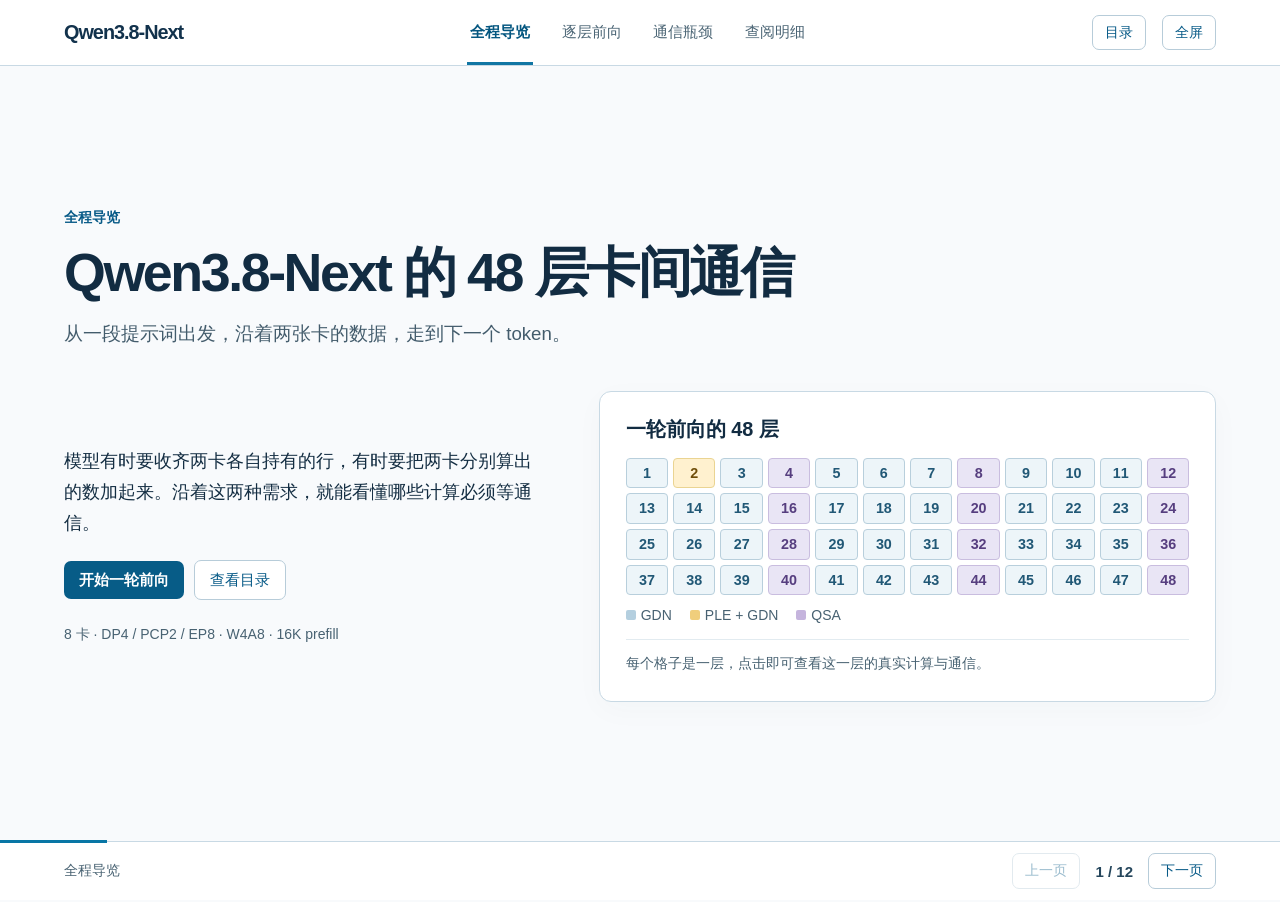
<file: index.html>
<!doctype html><html lang="zh-CN"><head><meta charset="utf-8"><meta name="viewport" content="width=device-width,initial-scale=1"><meta name="description" content="Qwen3.8-Next 48 层前向的通信与计算重叠分析，逐层、逐算子和双卡事件可交互查询。"><title>Qwen3.8-Next · 卡间通信与计算重叠</title><link rel="stylesheet" href="deck.css"></head><body><header class="top"><div class="topwrap"><a href="#slide=1" class="brand">Qwen3.8-Next</a><nav aria-label="章节"><a data-stage-link="全程导览" href="#slide=1">全程导览</a><a data-stage-link="逐层前向" href="#slide=4">逐层前向</a><a data-stage-link="通信瓶颈" href="#slide=9">通信瓶颈</a><a data-stage-link="查阅明细" href="#slide=12">查阅明细</a></nav><button type="button" class="topbtn toc-toggle">目录</button><button type="button" id="fullscreen" class="topbtn">全屏</button></div></header><main id="slides"><section class="slide cover" data-stage="全程导览" data-title="Qwen3.8-Next 的 48 层卡间通信" aria-label="第 1 页 Qwen3.8-Next 的 48 层卡间通信" ><div class="slide-inner"><div class="heading"><p class="chapter">全程导览</p><h1 tabindex="-1">Qwen3.8-Next 的 48 层卡间通信</h1><p class="lead">从一段提示词出发，沿着两张卡的数据，走到下一个 token。</p></div><div class="columns "><div class="copy"><p>模型有时要收齐两卡各自持有的行，有时要把两卡分别算出的数加起来。沿着这两种需求，就能看懂哪些计算必须等通信。</p><div class="actions"><a href="#slide=2" class="primary">开始一轮前向</a><button type="button" class="quiet toc-toggle">查看目录</button></div><p class="meta">8 卡 · DP4 / PCP2 / EP8 · W4A8 · 16K prefill</p></div><div class="visual"><div class="plate"><h3>一轮前向的 48 层</h3><div class="layergrid"><a class="layerkey gdn" href="details.html?from=1#layer/1">1</a><a class="layerkey ple" href="details.html?from=1#layer/2">2</a><a class="layerkey gdn" href="details.html?from=1#layer/3">3</a><a class="layerkey qsa" href="details.html?from=1#layer/4">4</a><a class="layerkey gdn" href="details.html?from=1#layer/5">5</a><a class="layerkey gdn" href="details.html?from=1#layer/6">6</a><a class="layerkey gdn" href="details.html?from=1#layer/7">7</a><a class="layerkey qsa" href="details.html?from=1#layer/8">8</a><a class="layerkey gdn" href="details.html?from=1#layer/9">9</a><a class="layerkey gdn" href="details.html?from=1#layer/10">10</a><a class="layerkey gdn" href="details.html?from=1#layer/11">11</a><a class="layerkey qsa" href="details.html?from=1#layer/12">12</a><a class="layerkey gdn" href="details.html?from=1#layer/13">13</a><a class="layerkey gdn" href="details.html?from=1#layer/14">14</a><a class="layerkey gdn" href="details.html?from=1#layer/15">15</a><a class="layerkey qsa" href="details.html?from=1#layer/16">16</a><a class="layerkey gdn" href="details.html?from=1#layer/17">17</a><a class="layerkey gdn" href="details.html?from=1#layer/18">18</a><a class="layerkey gdn" href="details.html?from=1#layer/19">19</a><a class="layerkey qsa" href="details.html?from=1#layer/20">20</a><a class="layerkey gdn" href="details.html?from=1#layer/21">21</a><a class="layerkey gdn" href="details.html?from=1#layer/22">22</a><a class="layerkey gdn" href="details.html?from=1#layer/23">23</a><a class="layerkey qsa" href="details.html?from=1#layer/24">24</a><a class="layerkey gdn" href="details.html?from=1#layer/25">25</a><a class="layerkey gdn" href="details.html?from=1#layer/26">26</a><a class="layerkey gdn" href="details.html?from=1#layer/27">27</a><a class="layerkey qsa" href="details.html?from=1#layer/28">28</a><a class="layerkey gdn" href="details.html?from=1#layer/29">29</a><a class="layerkey gdn" href="details.html?from=1#layer/30">30</a><a class="layerkey gdn" href="details.html?from=1#layer/31">31</a><a class="layerkey qsa" href="details.html?from=1#layer/32">32</a><a class="layerkey gdn" href="details.html?from=1#layer/33">33</a><a class="layerkey gdn" href="details.html?from=1#layer/34">34</a><a class="layerkey gdn" href="details.html?from=1#layer/35">35</a><a class="layerkey qsa" href="details.html?from=1#layer/36">36</a><a class="layerkey gdn" href="details.html?from=1#layer/37">37</a><a class="layerkey gdn" href="details.html?from=1#layer/38">38</a><a class="layerkey gdn" href="details.html?from=1#layer/39">39</a><a class="layerkey qsa" href="details.html?from=1#layer/40">40</a><a class="layerkey gdn" href="details.html?from=1#layer/41">41</a><a class="layerkey gdn" href="details.html?from=1#layer/42">42</a><a class="layerkey gdn" href="details.html?from=1#layer/43">43</a><a class="layerkey qsa" href="details.html?from=1#layer/44">44</a><a class="layerkey gdn" href="details.html?from=1#layer/45">45</a><a class="layerkey gdn" href="details.html?from=1#layer/46">46</a><a class="layerkey gdn" href="details.html?from=1#layer/47">47</a><a class="layerkey qsa" href="details.html?from=1#layer/48">48</a></div><div class="legend"><span class="gdn">GDN</span><span class="ple">PLE + GDN</span><span class="qsa">QSA</span></div><p class="note">每个格子是一层，点击即可查看这一层的真实计算与通信。</p></div></div></div></div></section><section class="slide " data-stage="全程导览" data-title="一行 token 数据怎样走完全程？" aria-label="第 2 页 一行 token 数据怎样走完全程？" hidden><div class="slide-inner"><div class="heading"><p class="chapter">全程导览</p><h2 tabindex="-1">一行 token 数据怎样走完全程？</h2><p class="lead">提示词先拆成 token。每个 token 用一行数表示，这行数在层间更新，称为隐藏状态。</p></div><div class="columns "><div class="copy"><p>先把输入行和缓存位置准备好，再让隐藏状态经过 48 层。最后，输出头把隐藏状态变成词表里各个 token 的分数，采样选出本轮输出。</p><p>一次 prefill 段可以处理多个请求的一部分。这里跟踪的是一段真实前向。</p><a class="branch" href="details.html?from=2#layer/0">查看输入准备</a></div><div class="visual"><div class="plate"><h3>从输入到采样</h3><ol class="flow"><li><b>输入</b><span>整理 token、位置和缓存槽位</span></li><li><b>48 层主干</b><span>每层先处理上下文，再由专家处理当前表示</span></li><li><b>输出头</b><span>恢复行顺序，计算并拼齐词表分数</span></li><li><b>采样</b><span>从词表分数选出 token，更新请求状态</span></li></ol></div></div></div></div></section><section class="slide " data-stage="全程导览" data-title="两张卡为什么要交换数据？" aria-label="第 3 页 两张卡为什么要交换数据？" hidden><div class="slide-inner"><div class="heading"><p class="chapter">全程导览</p><h2 tabindex="-1">两张卡为什么要交换数据？</h2><p class="lead">四个 DP 组各处理自己的批次。组内的两张卡用 PCP2 合作处理同一段 token。</p></div><div class="columns "><div class="copy"><h3>先认清 rank</h3><p>rank 是卡的编号。以 rank 0 和 rank 1 为例，两端参与同一笔集合通信，各自留下一个计时区间。</p><div class="pairs"><div><small>DP 0</small><b>0 / 1</b></div><div><small>DP 1</small><b>2 / 3</b></div><div><small>DP 2</small><b>4 / 5</b></div><div><small>DP 3</small><b>6 / 7</b></div></div></div><div class="visual"><div class="plate"><h3>两种最常见的需求</h3><div class="operation"><b>AllGather · 收齐分片</b><p>A 有 [a, c]，B 有 [b, d]。两端都收齐四行，再用本地索引恢复 [a, b, c, d]。</p></div><div class="operation"><b>AllReduce · 按元素求和</b><p>A 算出 [2, 5]，B 算出 [3, 7]。归约后，两端都得到 [5, 12]。</p></div><p class="note">字母和数字用于示意。下一页进入第 1 层的实际张量。</p></div></div></div></div></section><section class="slide " data-stage="逐层前向" data-title="第 1 层：先收齐行，再汇总结果" aria-label="第 4 页 第 1 层：先收齐行，再汇总结果" hidden><div class="slide-inner"><div class="heading"><p class="chapter">逐层前向</p><h2 tabindex="-1">第 1 层：先收齐行，再汇总结果</h2><p class="lead">GDN 沿 token 顺序做卷积和状态递推。两卡先恢复整段的行，输出投影之后再合并两卡的部分和。</p></div><div class="columns "><div class="copy"><h3>第 1 笔 · AllGather</h3><p>每卡有 2,048 行，每行 2,560 个 BF16 元素。先跨卡收齐，再由本地行重排 kernel 恢复输入顺序。</p><h3>第 2 笔 · AllReduce</h3><p>MatMulV3 产生 4,096 × 2,560 个局部投影元素。两卡求和，再选回本卡负责的 2,048 行。</p><a class="branch" href="details.html?from=4#layer/1">展开第 1 层</a></div><div class="visual"><div class="plate"><h3>一层 GDN 的数据变化</h3><ol class="flow"><li><b>本卡隐藏状态</b><span>2,048 × 2,560</span></li><li><b>收齐并恢复全段</b><span>AllGather · 每端输入 10 MiB</span></li><li><b>卷积、递推和局部输出投影</b><span>两卡各自得到部分和</span></li><li><b>汇总后取回本卡行</b><span>AllReduce · 每端输入 20 MiB</span></li></ol></div></div></div></div></section><section class="slide " data-stage="逐层前向" data-title="第 2 层：短卷积多等了一笔通信" aria-label="第 5 页 第 2 层：短卷积多等了一笔通信" hidden><div class="slide-inner"><div class="heading"><p class="chapter">逐层前向</p><h2 tabindex="-1">第 2 层：短卷积多等了一笔通信</h2><p class="lead">这一层有 PLE 分支。它用相邻 token 的组合查表，补充短距离历史信息。</p></div><div class="columns "><div class="copy"><p>先计算 n-gram 编号、查嵌入表并做门控。此时卷积需要的相邻位置分布在两卡上，所以先收齐卷积输入，随后才能做短卷积和历史写回。</p><p>第 3 层回到常规 GDN 的两笔通信。</p><div class="actions"><a class="branch" href="details.html?from=5#layer/2">展开第 2 层</a><a class="branch" href="details.html?from=5#op/_ple_gate_kernel">查看门控算子</a></div></div><div class="visual"><div class="plate"><h3>第 2 层的三笔通信</h3><ol class="flow"><li><b>第 3 笔 · 40 MiB AllGather</b><span>PLE 门控后的卷积输入，2,048 × 10,240</span></li><li><b>第 4 笔 · 10 MiB AllGather</b><span>GDN 的隐藏状态输入</span></li><li><b>第 5 笔 · 20 MiB AllReduce</b><span>GDN 输出投影的部分和</span></li></ol></div></div></div></div></section><section class="slide " data-stage="逐层前向" data-title="第 4 层：三笔 AllGather 各传什么？" aria-label="第 6 页 第 4 层：三笔 AllGather 各传什么？" hidden><div class="slide-inner"><div class="heading"><p class="chapter">逐层前向</p><h2 tabindex="-1">第 4 层：三笔 AllGather 各传什么？</h2><p class="lead">每逢第 4 层，QSA 先挑出需要读取的历史块，再做稀疏注意力。前两笔服务于索引器，第三笔服务于主注意力。</p></div><div class="columns "><div class="copy"><p><b>键（K）</b>帮助查询匹配要读取的位置，<b>值（V）</b>是从这些位置取出的内容。索引器另有一组键，用于缩小候选范围。</p><p>两卡把对应的 token 行收齐、重排，缓存才会写到正确位置。</p><a class="branch" href="details.html?from=6#layer/4">对照第 4 层的三个张量</a></div><div class="visual"><div class="plate"><h3>实测每卡输入</h3><div class="tablescroll"><table><thead><tr><th>序号</th><th>收齐的数据</th><th>大小</th></tr></thead><tbody><tr><td>8</td><td>索引器的键（BF16）</td><td>512 KiB</td></tr><tr><td>9</td><td>每个 token 的三个位置坐标（INT64）</td><td>48 KiB</td></tr><tr><td>10</td><td>打包的主注意力 K/V（BF16）</td><td>4 MiB</td></tr></tbody></table></div><p class="note">每轮有 12 个 QSA 层，各发生这三类通信。</p></div></div></div></div></section><section class="slide " data-stage="逐层前向" data-title="每层都会经过一次专家计算" aria-label="第 7 页 每层都会经过一次专家计算" hidden><div class="slide-inner"><div class="heading"><p class="chapter">逐层前向</p><h2 tabindex="-1">每层都会经过一次专家计算</h2><p class="lead">路由器为 token 选出专家。专家分布在 8 张卡上，选中的专家可能位于另一张卡。</p></div><div class="columns "><div class="copy"><h3>MegaMoe 的内部路径</h3><p>token 发往专家所在卡，专家完成计算，再把结果汇回。当前 trace 将这些阶段记录为一个融合 kernel。</p><p>每次能读到整核的起止；要测内部分发与专家计算重叠多久，还需要各阶段的独立时间戳。</p><a class="branch" href="details.html?from=7#op/MegaMoe">查看 MegaMoe 的实际调用</a></div><div class="visual"><div class="plate"><h3>从一次前向看融合边界</h3><ol class="flow"><li><b>MoeGatingTopK</b><span>选择专家及其权重</span></li><li><b>MegaMoe</b><span>分发 token、专家计算、回收结果</span></li><li><b>后续分支与残差合并</b><span>更新隐藏状态，继续下一层</span></li></ol><p class="note">一轮 48 次。正式 20 秒内，八卡记录到 14,392 个 MegaMoe 实例。</p></div></div></div></div></section><section class="slide " data-stage="逐层前向" data-title="走出第 48 层，拼齐词表分数" aria-label="第 8 页 走出第 48 层，拼齐词表分数" hidden><div class="slide-inner"><div class="heading"><p class="chapter">逐层前向</p><h2 tabindex="-1">走出第 48 层，拼齐词表分数</h2><p class="lead">第 107–109 笔属于最后一个 QSA 层。接下来的两笔发生在模型输出阶段。</p></div><div class="columns "><div class="copy"><h3>第 110 笔 · 恢复隐藏状态</h3><p>两卡各提交 10 MiB 隐藏状态。收齐后按请求恢复行顺序，选出要计算词表分数的行。</p><h3>第 111 笔 · 拼齐词表</h3><p>样例中，每卡投影得到 124,160 个 BF16 分数。两端按词表维度拼接后，进入采样。</p><a class="branch" href="details.html?from=8#layer/49">查看输出和采样</a></div><div class="visual"><div class="plate"><h3>一轮显式集合通信的总账</h3><div class="tablescroll"><table><thead><tr><th>位置</th><th>笔数</th></tr></thead><tbody><tr><td>36 个 GDN 层</td><td>36 × 2 = 72</td></tr><tr><td>12 个 QSA 层</td><td>12 × 3 = 36</td></tr><tr><td>第 2 层 PLE</td><td>1</td></tr><tr><td>模型输出端</td><td>2</td></tr><tr><td>合计</td><td>111</td></tr></tbody></table></div><p class="note">48 次融合专家调用单独记录，内部传输笔数未知。</p></div></div></div></div></section><section class="slide " data-stage="通信瓶颈" data-title="通信期间，计算流在做什么？" aria-label="第 9 页 通信期间，计算流在做什么？" hidden><div class="slide-inner"><div class="heading"><p class="chapter">通信瓶颈</p><h2 tabindex="-1">通信期间，计算流在做什么？</h2><p class="lead">以 rank 0 的 opId 375 为例。第 19 层的输出投影结束后，计算流进入 EVENT WAIT，直到 AllReduce 完成。</p></div><div class="columns wide"><div class="copy"><div class="big"><strong>200.004</strong><span>μs · 本次 AllReduce 时长</span></div><p>后续行重排在通信结束 1.120 μs 后启动。通信在另一条流执行，等待指令仍让两段计算分处通信前后。</p><a class="branch" href="details.html?from=9#case/0/375">查看双卡记录和相邻计算</a></div><div class="visual"><div class="plate"><h3>同一张卡 · 同一条时间轴</h3><img class="timeline" src="assets/allreduce.png" alt="矩阵乘和行重排分别在 AllReduce 前后，计算流等待覆盖整个通信区间。"><p class="note">横轴相对通信开始时刻；蓝色表示计算，紫色表示集合通信。</p></div></div></div></div></section><section class="slide " data-stage="通信瓶颈" data-title="为什么同一笔通信，两端相差 8 毫秒？" aria-label="第 10 页 为什么同一笔通信，两端相差 8 毫秒？" hidden><div class="slide-inner"><div class="heading"><p class="chapter">通信瓶颈</p><h2 tabindex="-1">为什么同一笔通信，两端相差 8 毫秒？</h2><p class="lead">最长的一次 AllGather 发生在第 1 层的输入端。rank 3 比 rank 2 提早约 7.993 ms 进入同一笔通信。</p></div><div class="columns wide"><div class="copy"><div class="big"><strong>8.028</strong><span>ms · rank 3 等待对端通知</span></div><p>两端实际对端搬运都约 67 μs。追查这笔长尾，应回看晚到的 rank 2 在进入本轮之前做了什么。</p><a class="branch" href="details.html?from=10#case/3/1665">对照 rank 2 与 rank 3</a></div><div class="visual"><div class="plate"><h3>DP 组 1 · opId 1665</h3><img class="timeline" src="assets/allgather.png" alt="rank 3 的对端等待持续约 8 毫秒，rank 2 在最后约 0.14 毫秒进入。"><p class="note">83 条达到 1 ms 的卡侧记录中，80 条出现在所在前向段的第一笔。</p></div></div></div></div></section><section class="slide " data-stage="通信瓶颈" data-title="逐卡求交，哪些通信暴露在计算之外？" aria-label="第 11 页 逐卡求交，哪些通信暴露在计算之外？" hidden><div class="slide-inner"><div class="heading"><p class="chapter">通信瓶颈</p><h2 tabindex="-1">逐卡求交，哪些通信暴露在计算之外？</h2><p class="lead">正式 20 秒内共有 16,648 笔双卡通信。33,296 条卡侧记录与本卡模型计算的时间交集均为零。</p></div><div class="columns "><div class="copy"><div class="big"><strong>2.44%</strong><span>显式通信占八卡总窗口时间</span></div><p>平均每卡暴露 487.12 ms。33,295 条端记录在通信期间观察到计算流等待；唯一例外的等待指令在通信结束后执行。</p><div class="actions"><a class="branch" href="details.html?from=11#case/2/3904">查看唯一例外</a><a class="branch" href="details.html?from=11#method">核对统计口径</a></div></div><div class="visual"><div class="plate"><h3>显式通信暴露时间来自哪里</h3><div class="barlist"><div><label>GDN 输出归约</label><b>57.23%</b><i style="--w:57.23%"></i></div><div><label>GDN 输入收集</label><b>31.76%</b><i style="--w:31.76%"></i></div><div><label>其他显式通信</label><b>11.01%</b><i style="--w:11.01%"></i></div></div><p class="note">前两项合计 88.99%。此处的分母是显式通信卡时，2.44% 的分母是 8 卡 × 20 秒。</p></div></div></div></div></section><section class="slide " data-stage="查阅明细" data-title="从一层、一个算子或一笔通信开始查" aria-label="第 12 页 从一层、一个算子或一笔通信开始查" hidden><div class="slide-inner"><div class="heading"><p class="chapter">查阅明细</p><h2 tabindex="-1">从一层、一个算子或一笔通信开始查</h2><p class="lead">选取一个真实调用，看它在模型的哪里发生，以及两张卡分别花了多少时间。</p></div><div class="columns "><div class="copy"><div class="directory"><a class="dirlink" href="details.html?from=12#layer/1"><b>48 层执行路线</b><span>逐层查看传输张量、前后算子和通信序号</span></a><a class="dirlink" href="details.html?from=12#ops"><b>88 种算子</b><span>中文作用、出现层与紧邻通信，可下钻到单次核</span></a><a class="dirlink" href="details.html?from=12#events"><b>双卡通信记录</b><span>按层、DP 组、opId 或长尾筛选</span></a><a class="dirlink" href="details.html?from=12#kernels/0/2"><b>逐次计算实例</b><span>按 rank、前向段和算子查询任务起止</span></a></div></div><div class="visual"><div class="plate"><h3>直接选一层</h3><div class="layergrid"><a class="layerkey gdn" href="details.html?from=12#layer/1">1</a><a class="layerkey ple" href="details.html?from=12#layer/2">2</a><a class="layerkey gdn" href="details.html?from=12#layer/3">3</a><a class="layerkey qsa" href="details.html?from=12#layer/4">4</a><a class="layerkey gdn" href="details.html?from=12#layer/5">5</a><a class="layerkey gdn" href="details.html?from=12#layer/6">6</a><a class="layerkey gdn" href="details.html?from=12#layer/7">7</a><a class="layerkey qsa" href="details.html?from=12#layer/8">8</a><a class="layerkey gdn" href="details.html?from=12#layer/9">9</a><a class="layerkey gdn" href="details.html?from=12#layer/10">10</a><a class="layerkey gdn" href="details.html?from=12#layer/11">11</a><a class="layerkey qsa" href="details.html?from=12#layer/12">12</a><a class="layerkey gdn" href="details.html?from=12#layer/13">13</a><a class="layerkey gdn" href="details.html?from=12#layer/14">14</a><a class="layerkey gdn" href="details.html?from=12#layer/15">15</a><a class="layerkey qsa" href="details.html?from=12#layer/16">16</a><a class="layerkey gdn" href="details.html?from=12#layer/17">17</a><a class="layerkey gdn" href="details.html?from=12#layer/18">18</a><a class="layerkey gdn" href="details.html?from=12#layer/19">19</a><a class="layerkey qsa" href="details.html?from=12#layer/20">20</a><a class="layerkey gdn" href="details.html?from=12#layer/21">21</a><a class="layerkey gdn" href="details.html?from=12#layer/22">22</a><a class="layerkey gdn" href="details.html?from=12#layer/23">23</a><a class="layerkey qsa" href="details.html?from=12#layer/24">24</a><a class="layerkey gdn" href="details.html?from=12#layer/25">25</a><a class="layerkey gdn" href="details.html?from=12#layer/26">26</a><a class="layerkey gdn" href="details.html?from=12#layer/27">27</a><a class="layerkey qsa" href="details.html?from=12#layer/28">28</a><a class="layerkey gdn" href="details.html?from=12#layer/29">29</a><a class="layerkey gdn" href="details.html?from=12#layer/30">30</a><a class="layerkey gdn" href="details.html?from=12#layer/31">31</a><a class="layerkey qsa" href="details.html?from=12#layer/32">32</a><a class="layerkey gdn" href="details.html?from=12#layer/33">33</a><a class="layerkey gdn" href="details.html?from=12#layer/34">34</a><a class="layerkey gdn" href="details.html?from=12#layer/35">35</a><a class="layerkey qsa" href="details.html?from=12#layer/36">36</a><a class="layerkey gdn" href="details.html?from=12#layer/37">37</a><a class="layerkey gdn" href="details.html?from=12#layer/38">38</a><a class="layerkey gdn" href="details.html?from=12#layer/39">39</a><a class="layerkey qsa" href="details.html?from=12#layer/40">40</a><a class="layerkey gdn" href="details.html?from=12#layer/41">41</a><a class="layerkey gdn" href="details.html?from=12#layer/42">42</a><a class="layerkey gdn" href="details.html?from=12#layer/43">43</a><a class="layerkey qsa" href="details.html?from=12#layer/44">44</a><a class="layerkey gdn" href="details.html?from=12#layer/45">45</a><a class="layerkey gdn" href="details.html?from=12#layer/46">46</a><a class="layerkey gdn" href="details.html?from=12#layer/47">47</a><a class="layerkey qsa" href="details.html?from=12#layer/48">48</a></div><div class="legend"><span class="gdn">GDN</span><span class="ple">PLE + GDN</span><span class="qsa">QSA</span></div><p class="note">完整采集含 17,316 笔双卡通信、899,584 个具名计算核。正式 20 秒内为 16,648 笔、866,522 个核。</p></div></div></div></div></section></main><footer class="bottom"><div class="progress" id="progress"></div><div class="controls"><span id="caption"></span><div class="switch"><button id="prev" aria-label="上一页" title="上一页（左方向键）">上一页</button><output id="page" aria-live="polite"></output><button id="next" aria-label="下一页" title="下一页（右方向键）">下一页</button></div></div></footer><dialog id="toc"><div class="toc-head"><h2>演示目录</h2><button id="close-toc">关闭</button></div><ol><li><a href="#slide=1"><span>01</span>Qwen3.8-Next 的 48 层卡间通信</a></li><li><a href="#slide=2"><span>02</span>一行 token 数据怎样走完全程？</a></li><li><a href="#slide=3"><span>03</span>两张卡为什么要交换数据？</a></li><li><a href="#slide=4"><span>04</span>第 1 层：先收齐行，再汇总结果</a></li><li><a href="#slide=5"><span>05</span>第 2 层：短卷积多等了一笔通信</a></li><li><a href="#slide=6"><span>06</span>第 4 层：三笔 AllGather 各传什么？</a></li><li><a href="#slide=7"><span>07</span>每层都会经过一次专家计算</a></li><li><a href="#slide=8"><span>08</span>走出第 48 层，拼齐词表分数</a></li><li><a href="#slide=9"><span>09</span>通信期间，计算流在做什么？</a></li><li><a href="#slide=10"><span>10</span>为什么同一笔通信，两端相差 8 毫秒？</a></li><li><a href="#slide=11"><span>11</span>逐卡求交，哪些通信暴露在计算之外？</a></li><li><a href="#slide=12"><span>12</span>从一层、一个算子或一笔通信开始查</a></li></ol></dialog><script src="deck.js"></script></body></html>
</file>
<file: deck.css>
*{box-sizing:border-box}
:root{font-family:"Microsoft YaHei","PingFang SC","Segoe UI",sans-serif;color:#132d42;background:#f8fafc;--blue:#075a87;--line:#c8d9e4;--muted:#486272;--pad:clamp(20px,5vw,84px)}
body{margin:0;min-width:300px}
a,button{font:inherit}a{color:var(--blue);text-underline-offset:.2em}button,.primary,.branch,.quiet,.topbtn{cursor:pointer}button:focus-visible,a:focus-visible{outline:3px solid #d88618;outline-offset:3px}button:disabled{opacity:.4;cursor:default}
.top,.bottom{background:#fff;position:sticky;left:0;width:100%;z-index:3}.top{top:0;border-bottom:1px solid var(--line)}
.topwrap,.controls{max-width:1500px;margin:auto;display:flex;align-items:center;padding:0 var(--pad);gap:16px}
.topwrap{height:65px}.brand{font:700 clamp(17px,1.55vw,24px)/1.2 "Segoe UI",sans-serif;letter-spacing:-.05em;text-decoration:none;color:#12324c;white-space:nowrap}
nav{display:flex;align-self:stretch;align-items:stretch;gap:clamp(10px,2vw,33px);margin:0 auto}
nav a{display:flex;align-items:center;font-size:15px;text-decoration:none;color:#4b6575;border-bottom:3px solid transparent;padding:3px 3px 0}
nav a[aria-current]{color:#055780;border-bottom-color:#1176a4;font-weight:700}
.topbtn,.quiet,.switch button,#close-toc{background:#fff;color:var(--blue);border:1px solid #b7ccd9;border-radius:7px;padding:7px 12px;line-height:1.4;font-size:14px}
.slide[hidden]{display:none!important}.slide{min-height:calc(100svh - 123px);display:flex;align-items:center}.slide-inner{max-width:1440px;width:100%;margin:0 auto;padding:clamp(23px,4vh,52px) var(--pad) clamp(26px,4vh,52px)}
.heading{max-width:1130px}.chapter,.meta,.note{font-size:14px;line-height:1.55;color:var(--muted)}.chapter{color:var(--blue);font-weight:700;margin:0 0 10px}
h1,h2,h3,p{margin:0}h1,h2,h3{color:#122c42;line-height:1.23}
h1{font-size:clamp(34px,4.2vw,68px);letter-spacing:-.045em}
h2{font-size:clamp(30px,3.1vw,52px);letter-spacing:-.04em}
h3{font-size:clamp(17px,1.55vw,23px);margin:0 0 10px}
.lead{font-size:clamp(16px,1.46vw,22px);line-height:1.65;margin:14px 0 0;color:#435c6c;max-width:58em}
.columns{display:grid;grid-template-columns:minmax(240px,.91fr) minmax(390px,1.16fr);gap:clamp(22px,4vw,75px);margin-top:clamp(20px,4.5vh,54px);align-items:center}
.columns.wide{grid-template-columns:minmax(220px,.68fr) minmax(420px,1.48fr)}
.copy p,.plate p:not(.note){font-size:clamp(16px,1.25vw,20px);line-height:1.72;margin-bottom:13px}
.copy>h3:not(:first-child){margin-top:19px}.copy .meta{font-size:14px;margin:22px 0 0}.cover .copy>p:first-child{font-size:clamp(17px,1.42vw,22px)}
.plate{background:#fff;border:1px solid var(--line);border-radius:12px;padding:clamp(15px,2vw,32px);box-shadow:0 8px 30px #1a405907}.plate .note{margin:16px 0 0;border-top:1px solid #e2ebf0;padding-top:13px}
.layergrid{display:grid;grid-template-columns:repeat(12,1fr);gap:5px;margin-top:16px}.layerkey{text-align:center;text-decoration:none;font:600 clamp(13px,1.12vw,18px)/2 "Segoe UI",sans-serif;border:1px solid #b8cfdc;border-radius:4px;color:#215876;background:#edf5f9}
.layerkey.qsa{background:#e9e5f5;color:#563e7f;border-color:#c9bddf}.layerkey.ple{background:#fff1cf;color:#6f4e0a;border-color:#ead492}.layerkey:hover{box-shadow:inset 0 0 0 2px currentColor}
.legend{display:flex;gap:18px;flex-wrap:wrap;margin-top:12px;font-size:14px;color:var(--muted)}.legend span:before{content:"";width:10px;height:10px;display:inline-block;border-radius:2px;background:#b4cfdf;margin-right:5px}.legend .ple:before{background:#f0ce7c}.legend .qsa:before{background:#c5b4dd}
.actions{display:flex;align-items:center;gap:10px;flex-wrap:wrap;margin-top:20px}.primary,.branch,.quiet{display:inline-block;text-decoration:none;font-size:15px;line-height:1.5;padding:8px 15px;border-radius:7px;font-weight:650}
.primary{background:#075c87;color:white}.branch{background:#e6f2f8;color:#064f79;border:1px solid #b1d3e4}.quiet{font-weight:500}
.primary:hover{background:#053f5f}.branch:hover,.topbtn:hover,.switch button:enabled:hover,.quiet:hover{background:#dbeef7}
.flow{margin:12px 0 0;padding:0 0 0 20px;list-style:none}.flow li{position:relative;padding:0 0 15px 16px;border-left:2px solid #bfd7e4}.flow li:last-child{border-color:transparent;padding-bottom:0}
.flow li:before{position:absolute;content:"";background:#147399;border:3px solid white;box-shadow:0 0 0 1px #86b3c9;left:-7px;top:5px;width:6px;height:6px;border-radius:50%}.flow b,.flow span{display:block}.flow b{font-size:17px}.flow span,.dirlink span{font-size:15px;line-height:1.6;color:var(--muted)}
.operation+.operation{border-top:1px solid var(--line);padding-top:13px;margin-top:13px}.operation b{color:var(--blue)}.plate .operation p{margin:6px 0}.pairs{display:grid;grid-template-columns:repeat(4,1fr);gap:6px}.pairs div{border:1px solid var(--line);background:#fff;border-radius:6px;text-align:center;padding:7px 0}.pairs small,.pairs b{display:block}.pairs small{color:var(--muted);font-size:14px}
.tablescroll{overflow:auto}table{border-collapse:collapse;width:100%;font-size:16px;line-height:1.48}td,th{padding:9px 6px;border-bottom:1px solid #dce6ec;text-align:left}th{font-size:14px;color:var(--muted)}td:last-child,th:last-child{text-align:right}
.big{margin-bottom:13px}.big strong{font:700 clamp(38px,4.7vw,75px)/1.05 "Segoe UI",sans-serif;color:#065e88;letter-spacing:-.055em}.big span{display:block;font-size:15px;margin-top:7px;color:var(--muted)}.timeline{width:100%;display:block;margin:8px auto}
.barlist>div{display:grid;grid-template-columns:1fr auto;gap:5px;margin-top:14px}.barlist label{font-size:16px}.barlist b{font-size:16px}.barlist i{display:block;grid-column:1/-1;height:9px;border-radius:4px;background:linear-gradient(90deg,#16789e var(--w),#e8eff3 var(--w))}
.directory{border-top:1px solid var(--line)}.dirlink{display:block;padding:9px 4px;text-decoration:none;border-bottom:1px solid var(--line)}.dirlink:hover{background:#eaf3f7}.dirlink b,.dirlink span{display:block}
.bottom{bottom:0;border-top:1px solid var(--line)}.progress{position:absolute;top:-2px;height:3px;background:#0876a5;transition:width .15s}.controls{height:58px;justify-content:space-between;color:var(--muted);font-size:14px}.switch{display:flex;gap:15px;align-items:center}.switch output{font:600 15px/1.4 "Segoe UI",sans-serif;color:#25465c}.switch button{min-width:68px}
dialog{max-width:min(92vw,620px);width:580px;max-height:84svh;overflow:auto;border:1px solid #a9c1ce;border-radius:12px;padding:22px;color:#173247;box-shadow:0 15px 70px #0a28302b}dialog::backdrop{background:#102b4099}.toc-head{display:flex;align-items:center;justify-content:space-between}.toc-head h2{font-size:24px}dialog ol{list-style:none;margin:15px 0 0;padding:0}dialog li a{display:flex;gap:14px;text-decoration:none;border-top:1px solid var(--line);padding:7px 4px;font-size:15px}dialog li a:hover{background:#e9f3f8}dialog li span{font:600 13px/1.8 monospace;color:#648091}
@media(min-width:1400px){.slide-inner{padding-left:80px;padding-right:80px}}
@media(max-width:860px){.columns,.columns.wide{grid-template-columns:1fr 1.15fr;gap:16px}.layergrid{grid-template-columns:repeat(8,1fr)}.topwrap{gap:10px}.plate{padding:15px}nav{gap:8px}nav a{font-size:14px}.slide-inner{padding:22px}}
@media(max-width:680px){.topwrap{height:auto;min-height:52px;gap:8px;padding:6px 15px}.topwrap nav{display:none}.brand{margin-right:auto}.slide-inner{padding:23px 16px}.slide{align-items:flex-start;min-height:calc(100svh - 106px)}.columns,.columns.wide{grid-template-columns:1fr;gap:16px;margin-top:20px}.cover .layergrid{grid-template-columns:repeat(8,1fr)}.controls{height:54px;padding:0 13px;gap:6px}.switch{gap:8px}.switch button{min-width:54px}.chapter{margin-bottom:6px}.heading .lead{margin-top:9px}.actions{margin-top:12px}.copy .meta{margin-top:10px}.plate h3{font-size:17px}.columns>div{min-width:0}.big strong{font-size:46px}.barlist{margin-bottom:8px}.controls #caption{font-size:13px}}
@media(max-height:710px) and (min-width:861px){.topwrap{height:48px}.controls{height:44px}.slide{min-height:calc(100svh - 92px)}.slide-inner{padding-top:18px;padding-bottom:18px}.columns{margin-top:16px}.lead{margin-top:8px}.flow li{padding-bottom:9px}}
@media(prefers-reduced-motion:reduce){*{scroll-behavior:auto!important;transition:none!important}}
.heading [tabindex="-1"]:focus{outline:none}
@media(min-width:861px) and (max-height:800px){.columns.wide .timeline{max-height:32vh;object-fit:contain}}
</file>
